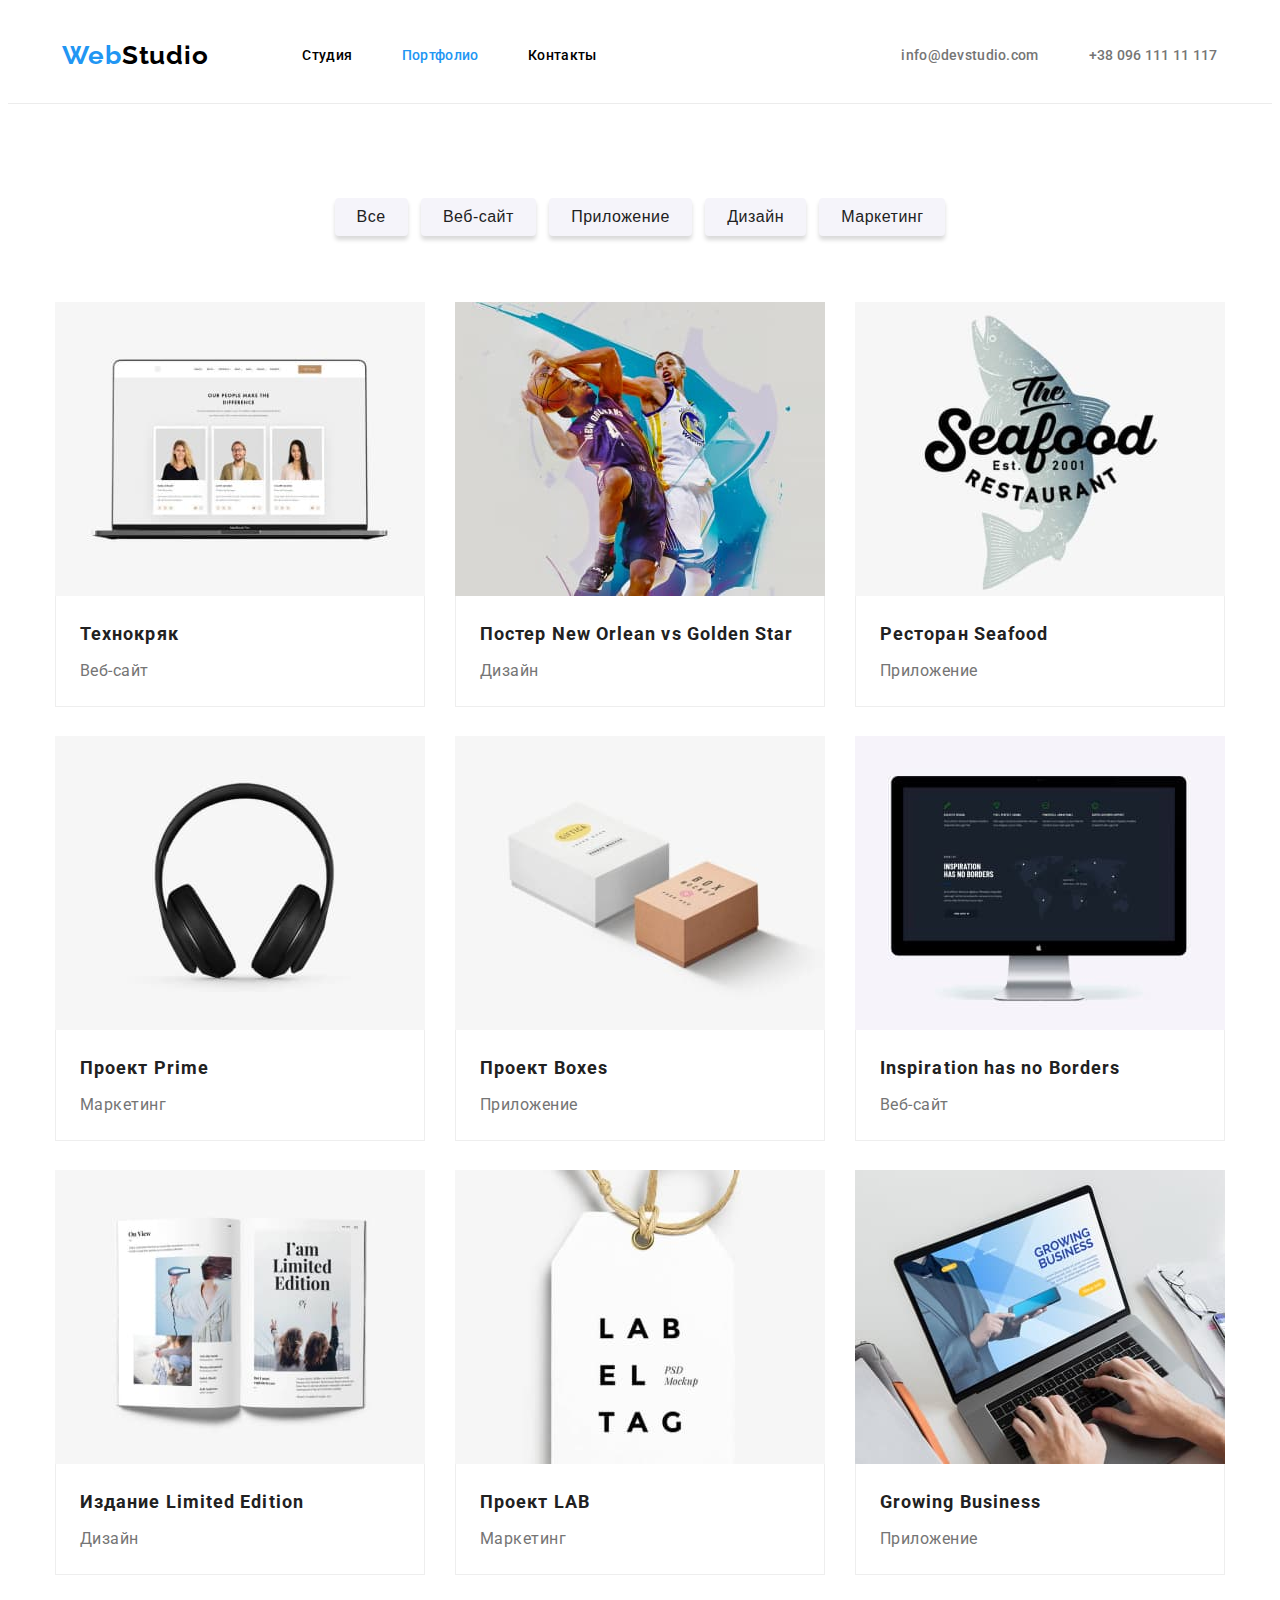
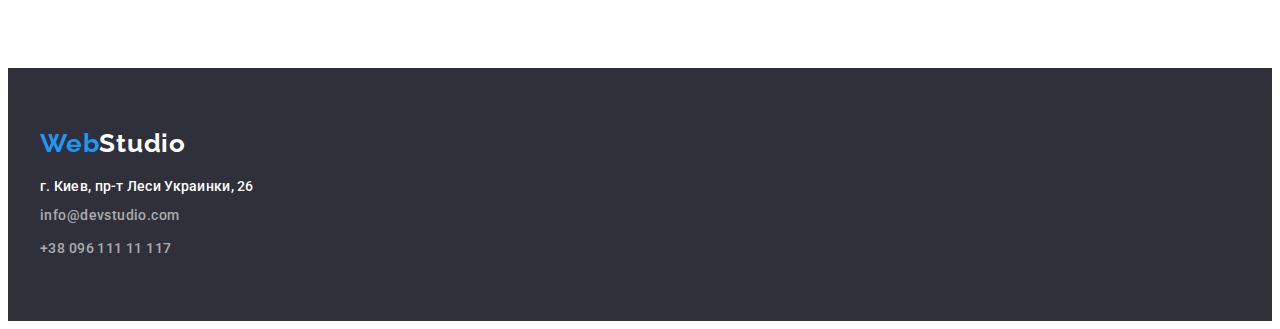
<file: portfolio.html>
<!DOCTYPE html>
<html lang="ru">
  <head>
    <meta charset="UTF-8" />
    <meta name="viewport" content="width=device-width, initiale=1.0" />
    <title>Document</title>
    <link rel="stylesheet" href="./css/styles.css" />
    <link rel="preconnect" href="https://fonts.googleapis.com" />
    <link rel="preconnect" href="https://fonts.gstatic.com" crossorigin />
    <link
      href="https://fonts.googleapis.com/css2?family=Roboto:ital,wght@0,400;0,500;0,700;0,900;1,400;1,500;1,700;1,900&display=swap"
      rel="stylesheet"
    />
    <link rel="preconnect" href="https://fonts.googleapis.com" />
    <link rel="preconnect" href="https://fonts.gstatic.com" crossorigin />
    <link
      href="https://fonts.googleapis.com/css2?family=Raleway:ital,wght@0,700;1,700&family=Roboto:ital,wght@0,400;0,500;0,700;0,900;1,400;1,500;1,700;1,900&display=swap"
      rel="stylesheet"
    />
  </head>

  <body>
    <header class="header-line">
      <div class="container header-box">
        <a class="logoh" href="./index.html">
          <span class="logos">Web</span>Studio
        </a>
        <nav class="navi">
          <ul class="navis">
            <li><a href="./index.html" class="link">Студия</a></li>
            <li><a href="./portfolio.html" class="active-page">Портфолио</a></li>
            <li><a href="#contacts" class="link">Контакты</a></li>
          </ul>
        </nav>

        <ul class="mylo">
          <li>
            <a href="mailto:info@devstudio.com" class="linki mail"
              >info@devstudio.com</a
            >
          </li>
          <li>
            <a href="tel:+380961111111" class="linki">+38 096 111 11 117</a>
          </li>
        </ul>
      </div>
    </header>

    <!-- Переваги -->
 <main class="section board-portfilio container ">
      
        <ul class="mylo button-box ">
          <li><button type="button" class="presi">Все</button></li>
          <li><button type="button" class="presi">Веб-сайт</button></li>
          <li><button type="button" class="presi">Приложение</button></li>
          <li><button type="button" class="presi">Дизайн</button></li>
          <li><button type="button" class="presi">Маркетинг</button></li>
        </ul>
      </div>
      <div>
        <ul class="card-set">
          <li class="item">
            <a href=""></a>
            <img src="images/technokriack.jpg" alt="Технокряк" width="370" />
            <div class="frame">
            <h2 class="name-project">Технокряк</h2>
            <p class="prof-project">Веб-сайт</p>
          </div>
          </li>
          <li class="item">
            <a href=""></a>
            <img
              src="images/sportstars.jpg" alt="poster New Orlean"/>
            <div class="frame">
              <h2 class="name-project">Постер New Orlean vs Golden Star</h2>
            <p class="prof-project">Дизайн</p>
          </div>
          </li>
          <li class="item">
            <a href=""></a>
            <img src="images/seafood.jpg" alt="Seafood"/>
            <div class="frame">
            <h2 class="name-project">Ресторан Seafood</h2>
            <p class="prof-project">Приложение</p>
          </div>          
          </li>
          <li class="item">
            <a href=""></a>
            <img src="images/headphone.jpg" alt="headphone"" />
            <div class="frame">
            <h2 class="name-project">Проект Prime</h2>
            <p class="prof-project">Маркетинг</p>
          </div>
          </li>
          <li class="item">
            <a href=""></a>
            <img src="images/boxes.jpg" alt="boxes"/>
            <div class="frame">
            <h2 class="name-project">Проект Boxes</h2>
            <p class="prof-project">Приложение</p>
          </div>
          
          </li>
          <li class="item">
            <a href=""></a>
                <img src="images/monitor.jpg" alt="monitor" />
                <div class="frame">
                <h2 class="name-project">Inspiration has no Borders</h2>
            <p class="prof-project">Веб-сайт</p>
          </div>
          
          </li>
          <li class="item">
            <a href=""></a>
            <img src="images/megazine.jpg" alt="megazine"/>
            <div class="frame">
              <h2 class="name-project">Издание Limited Edition</h2>
              <p class="prof-project">Дизайн</p>
            </div>
          </li>
          
          <li class="item">
            <a href=""></a>
            <img src="images/lab.jpg" alt="lab"/>
            <div class="frame">
              <h2 class="name-project">Проект LAB</h2>
              <p class="prof-project">Маркетинг</p>
            </div>
          </li>
          
          <li class="item">
            <a href=""></a>
            <img src="images/laptop.jpg" alt="laptop"/>
            <div class="frame">
            <h2 class="name-project">Growing Business</h2>
            <p class="prof-project">Приложение</p>
            </div>
          </li>
          
        </ul>
      
    </main>
    <!-- Підвал -->
    <footer class="box-foot">
      <div class="container">
        <a class="logof" href="./index.html">
          <span class="logos">Web</span>Studio
        </a>

        <address class="address-foot" id="contacts">
          <a
            class="colori link"
            href="https://goo.gl/maps/RnuvEtVCAa1U8o1WA"
            target="_blank"
          >
            г. Киев, пр-т Леси Украинки, 26</a
          >
          <a href="mailto:info@devstudio.com" class="contact link"
            >info@devstudio.com</a
          >
          <a href="tel:+380961111111" class="contact link"
            >+38 096 111 11 117</a
          >
        </address>
      </div>
    </footer>
  </body>
</html>
</file>
<file: css/styles.css>
/* колір основного тексту     #000000;
   колір другорядного тексту  #212121;
   колір акцент голубий       #2196F3;

   колір фону основний        #FFFFFF;
   колір фону другорядний     #F5F4FA;
    */
:root {
  --primary-text-color: rgba(0, 0, 0, 0.8);
  --title-text-color: #000000;
  --no-title-text-color: #212121;
  --accent-color: #2196f3;
  --primary-white-color: #ffffff;
  --fone-color: #e5e5e5;
  --fone-color-cotrast: #757575;
  --no-primary-color: #f5f4fa;
  --contact-color: rgba(255, 255, 255, 0.6);
  --card-set-margin: 30px;
}
body {
  background-color: var(--primary-white-color);
  font-family: Roboto, sans-serif;
  color: var(--title-text-color);
  font-style: normal;
  font-weight: 500;
  line-height: 1.5;
}
.active-page {
  color: var(--accent-color);
  text-decoration: none;
}
* {
  list-style: none;
}
h1,
h2,
h3,
h4,
h5,
h6,
ul,
p {
  margin: 0;
}
.navi,
.navis,
.mylo,
.logoh,
.link,
.linki,
.box-advantage,
.box-team,
.button-box {
  padding: 0;
  margin: 0;
  list-style: none;
  display: flex;
}
.container {
  margin: auto;
  width: 1200px;
  padding-left: 15px;
  padding-right: 15px;
}
.section {
  padding-top: 94px;
  padding-bottom: 94px;
}
.header-line {
  border-bottom: 1px solid #ececec;
  width: 100%;
  max-width: 1600px;
  margin-right: auto;
  margin-left: auto;
}
.header-box {
  display: flex;

  justify-content: center;
  padding-top: 32px;
  padding-bottom: 32px;
}

.navis {
  width: 294px;
  height: 16px;
  justify-content: space-between;
  font-size: 14px;
  line-height: 1.14;
  letter-spacing: 0.02em;
  font-style: normal;
}

.navi {
  margin-top: auto;
  margin-bottom: auto;
  margin-right: 305px;
  margin-left: 94px;
}

.mail {
  padding-right: 50px;
}

.box-hero,
.hero,
.pres {
  list-style: none;
}
.box-hero {
  width: 100%;
  max-width: 1600px;
  background-color: #2f303a;
  margin-left: auto;
  margin-right: auto;
  text-align: center;
  padding-top: 200px;
  padding-bottom: 200px;
}

.pres {
  background: var(--accent-color);
  box-shadow: 0px 4px 4px rgba(0, 0, 0, 0.15);
  border-radius: 4px;
  color: var(--primary-white-color);
  border: none;
  cursor: pointer;
  font-size: 16px;
  font-weight: 700;
  padding: 10px 32px;
  min-width: 200px;
  min-height: 50px;
  margin-left: auto;
  margin-right: auto;
}

.mylo {
  font-size: 14px;
  line-height: 1.14;
  letter-spacing: 0.02em;
  font-style: normal;
  margin-top: auto;
  margin-bottom: auto;
}

.logoh {
  color: var(--title-text-color);
  font-family: Raleway, sans-serif;
  font-weight: bold;
  font-size: 26px;
  line-height: 31px;
  /* identical to box height */
  letter-spacing: 0.03em;
  text-decoration: none;
  margin-top: auto;
  margin-bottom: auto;
}
.logos {
  color: var(--accent-color);
}

.link {
  color: var(--title-text-color);
  text-decoration: none;
}
.mylo:hover,
.mylo:focus,
.link:hover,
.link:focus {
  color: var(--accent-color);
}
.linki {
  color: var(--fone-color-cotrast);
  text-decoration: none;
}

.linki:hover,
.linki:focus {
  color: var(--accent-color);
}

.hero {
  font-weight: 900;
  font-size: 44px;
  line-height: 1.36;
  text-align: center;
  letter-spacing: 0.06em;
  text-transform: uppercase;
  color: var(--primary-white-color);
  margin-bottom: 30px;
  margin-top: 0px;
}

.pres:hover,
.presi:focus {
  background-color: #188ce8;
}

.presi {
  background: var(--no-primary-color);
  box-shadow: 0px 4px 4px rgba(0, 0, 0, 0.15);
  border-radius: 4px;
  font-size: 16px;
  line-height: 1.63;
  font-weight: 500;
  text-align: center;
  letter-spacing: 0.03em;
  color: var(--no-title-text-color);
  border: none;
  cursor: pointer;
  padding: 6px 22px;
}

.presi:hover,
.presi:focus {
  background-color: var(--accent-color);
  color: #ffffff;
}

/* Main */
.box-advantage {
  padding-bottom: 94px;
  justify-content: space-between;
}
.visually-hidden {
  position: absolute;
  width: 1px;
  height: 1px;
  margin: -1px;
  border: 0;
  padding: 0;
  white-space: nowrap;
  clip-path: inset(100%);
  clip: rect(0 0 0 0);
  overflow: hidden;
}

.advant {
  width: 270px;
  height: 101px;
}

/* box-advantage */
.advantage {
  text-transform: uppercase;
  font-weight: bold;
  font-size: 14px;
  line-height: 1.14;
  letter-spacing: 0.03em;
  color: var(--title-text-color);
}
.advantages {
  font-size: 14px;
  line-height: 1.71;
  /* or 171% */
  letter-spacing: 0.03em;
  color: var(--fone-color-cotrast);
  margin-top: 10px;
}
.box-activis {
  display: flex;
  justify-content: space-between;
  width: 1170px;
  padding-left: 0px;
}
.activis {
  font-weight: bold;
  margin-top: 0px;
  margin-bottom: 50px;
  font-size: 36px;
  text-align: center;
  letter-spacing: 0.03em;
  color: var(--title-text-color);
  margin-right: auto;
  margin-left: auto;
}
.color-adventage {
  background-color: var(--fone-color);
}
.color-ectiv {
  background-color: var(--primary-white-color);
  padding-left: 30px;
  padding-right: 30px;
  margin-left: auto;
  margin-right: auto;
}
.color-team {
  width: 100%;
  max-width: 1600px;
  padding-left: 30px;
  padding-right: 30px;
  background-color: var(--no-primary-color);
  margin-left: auto;
  margin-right: auto;
  margin-bottom: 0px;
}
.box-team {
  justify-content: space-between;
}
.man {
  width: 270px;
  height: 368px;
  background-color: #ffffff;
  text-align: center;
  box-shadow: 0px 1px 3px rgba(0, 0, 0, 0.12), 0px 1px 1px rgba(0, 0, 0, 0.14),
    0px 2px 1px rgba(0, 0, 0, 0.2);
  border-radius: 0px 0px 4px 4px;
}

.name {
  font-family: Roboto;
  font-size: 16px;
  line-height: 1.19;
  /* identical to box height */

  letter-spacing: 0.03em;
  color: var(--title-text-color);
  margin-top: 30px;
}
.prof {
  font-size: 16px;
  line-height: 1.19;
  letter-spacing: 0.03em;
  color: var(--fone-color-cotrast);
  margin-top: 10px;
  margin-bottom: 20px;
}
.colori {
  color: var(--primary-white-color);
}
.box-foot {
  background-color: #2f303a;
  width: 100%;
  max-width: 1600px;
  margin-left: auto;
  margin-right: auto;
  padding-top: 60px;
  padding-bottom: 60px;
}

.address-foot {
  font-size: 14px;
  line-height: 1.14;
  letter-spacing: 0.02em;
  font-style: normal;
  padding-top: 20px;
}
.logof {
  font-family: Raleway;
  font-weight: bold;
  font-size: 26px;
  line-height: 1.19;
  letter-spacing: 0.03em;
  color: var(--primary-white-color);
  text-decoration: none;
}
.contact {
  margin-top: 9px;
  font-size: 14px;
  line-height: 1.71;
  letter-spacing: 0.03em;
  color: var(--contact-color);
}

.board-portfilio {
  width: 1170px;
  padding-left: 30px;
  padding-right: 30px;
}
.button-box {
  list-style: none;
  width: 611px;
  height: 54px;
  justify-content: space-between;
  margin-left: auto;
  margin-right: auto;
  margin-bottom: 50px;
  text-align: center;
}

.item {
  width: 370px;
  height: 404px;
}

img {
  display: block;
  width: 100%;
  height: auto;
  margin-bottom: 0px;
}
.card-set {
  display: flex;
  flex-wrap: wrap;
  margin: 0px;
  padding: 0px;
  margin-top: calc(-1 * var(--card-set-margin));
  margin-left: calc(-1 * var(--card-set-margin));
}

.card-set > .item {
  flex-basis: calc(100% / 3 - var(--card-set-margin));
  margin-left: var(--card-set-margin);
  margin-top: var(--card-set-margin);
}
.frame {
  border-bottom: 1px solid #eeeeee;
  border-right: 1px solid #eeeeee;
  border-left: 1px solid #eeeeee;
  width: 320px;
  height: 70px;
  margin-top: 0px;
  padding: 20px 24px;
}
.name-project {
  font-family: Roboto;
  font-weight: bold;
  font-size: 18px;
  line-height: 2;
  letter-spacing: 0.06em;
  color: var(--no-title-text-color);
}
.prof-project {
  font-family: Roboto;
  font-weight: normal;
  font-size: 16px;
  line-height: 1.87;
  letter-spacing: 0.03em;
  color: var(--fone-color-cotrast);
  margin-top: 4px;
}
</file>
